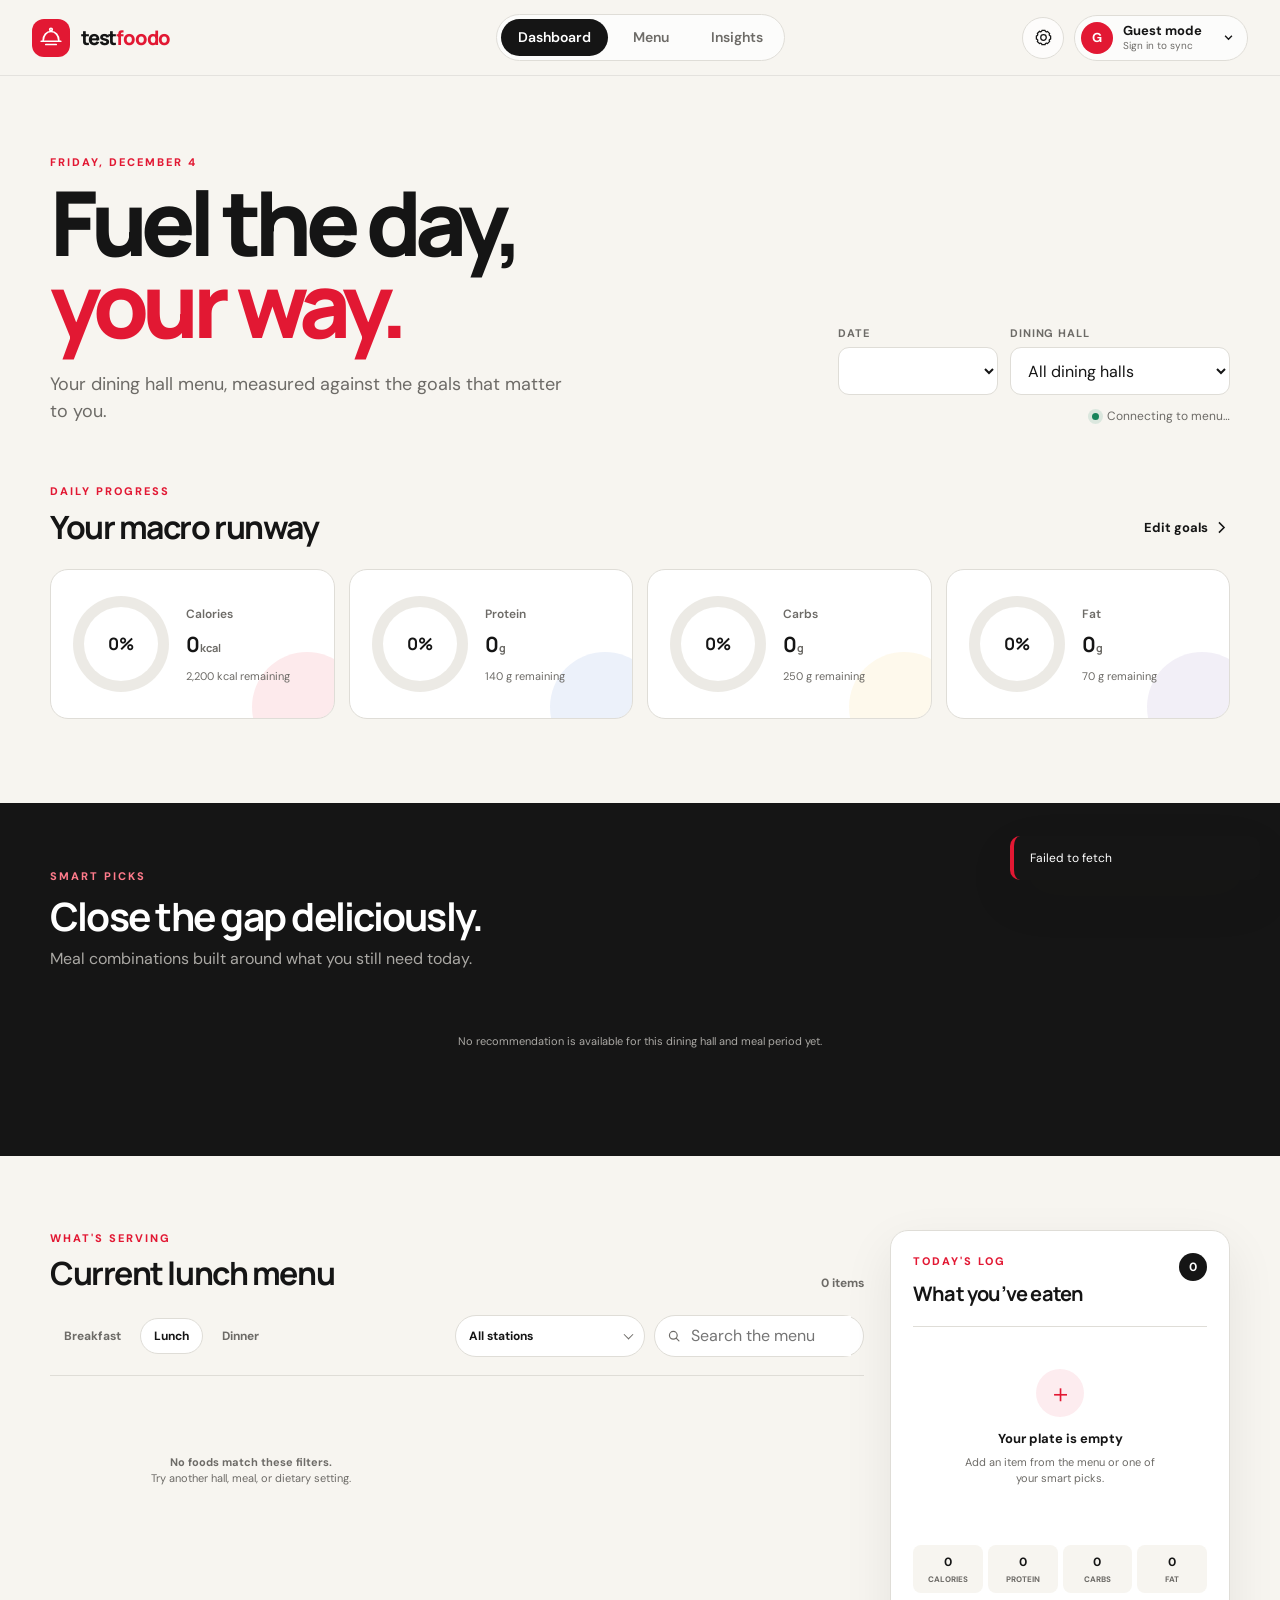
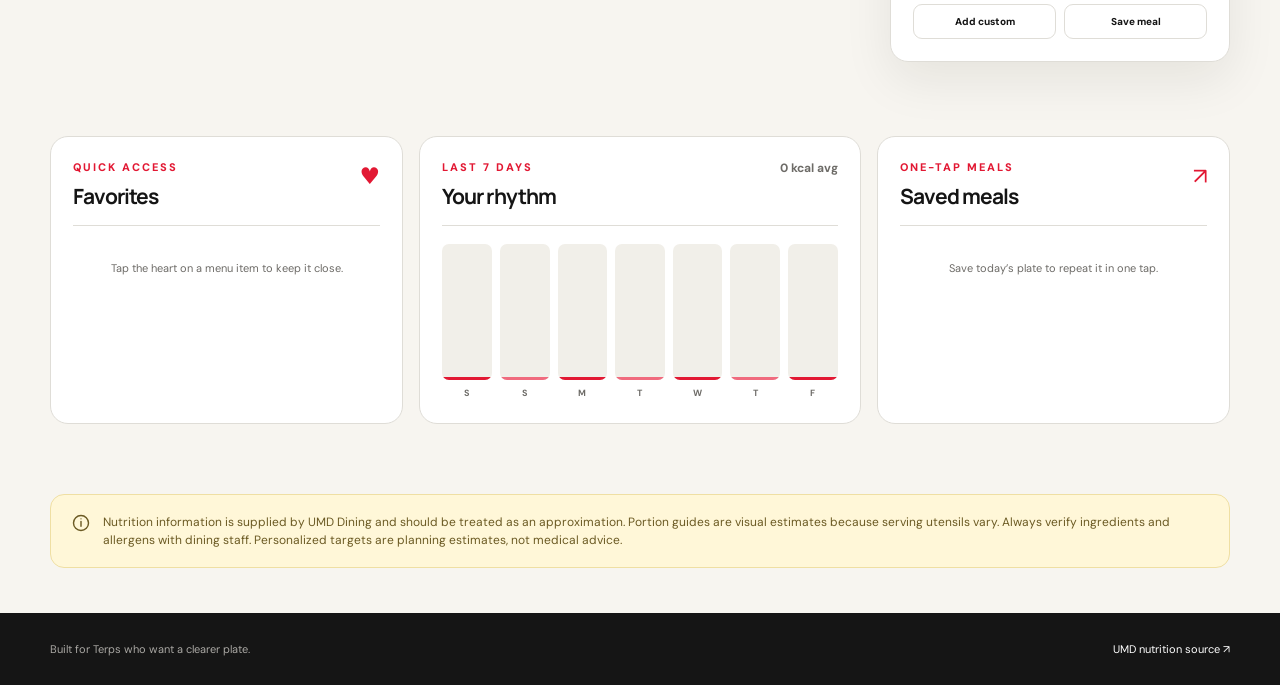
<file: frontend/index.html>
<!doctype html>
<html lang="en">
  <head>
    <meta charset="UTF-8" />
    <meta name="viewport" content="width=device-width, initial-scale=1.0" />
    <meta name="theme-color" content="#111111" />
    <meta
      name="description"
      content="Track your dining hall macros and find meals that fit your goals at UMD."
    />
    <title>Testfoodo · UMD dining, made personal</title>
    <link rel="icon" href="favicon.svg" type="image/svg+xml" />
    <link rel="manifest" href="manifest.webmanifest" />
    <link rel="preconnect" href="https://fonts.googleapis.com" />
    <link rel="preconnect" href="https://fonts.gstatic.com" crossorigin />
    <link
      href="https://fonts.googleapis.com/css2?family=DM+Sans:wght@400;500;600;700&family=Manrope:wght@600;700;800&display=swap"
      rel="stylesheet"
    />
    <link rel="stylesheet" href="styles.css" />
  </head>
  <body>
    <a class="skip-link" href="#main-content">Skip to dashboard</a>

    <header class="topbar">
      <a class="brand" href="#dashboard" aria-label="Testfoodo home">
        <span class="brand-mark" aria-hidden="true">
          <svg viewBox="0 0 40 40" role="img">
            <path d="M8 24c0-8 5-14 12-14s12 6 12 14" />
            <path d="M5 25h30M12 30h16" />
            <circle cx="20" cy="7" r="2" />
          </svg>
        </span>
        <span>test<span>foodo</span></span>
      </a>

      <nav class="main-nav" aria-label="Primary navigation">
        <a class="nav-link active" href="#dashboard">Dashboard</a>
        <a class="nav-link" href="#menu">Menu</a>
        <a class="nav-link" href="#insights">Insights</a>
      </nav>

      <div class="topbar-actions">
        <button class="icon-button" id="settings-button" aria-label="Profile and dietary settings">
          <svg viewBox="0 0 24 24" aria-hidden="true">
            <path d="M12 15.5a3.5 3.5 0 1 0 0-7 3.5 3.5 0 0 0 0 7Z" />
            <path d="M19.4 15a1.7 1.7 0 0 0 .34 1.88l.06.06-2.82 2.82-.06-.06a1.7 1.7 0 0 0-1.88-.34 1.7 1.7 0 0 0-1.04 1.55V21h-4v-.09A1.7 1.7 0 0 0 8.96 19.4a1.7 1.7 0 0 0-1.88.34l-.06.06-2.82-2.82.06-.06A1.7 1.7 0 0 0 4.6 15a1.7 1.7 0 0 0-1.55-1.04H3v-4h.09A1.7 1.7 0 0 0 4.6 8.92a1.7 1.7 0 0 0-.34-1.88L4.2 6.98l2.82-2.82.06.06a1.7 1.7 0 0 0 1.88.34H9A1.7 1.7 0 0 0 10 3.05V3h4v.09a1.7 1.7 0 0 0 1.04 1.55 1.7 1.7 0 0 0 1.88-.34l.06-.06 2.82 2.82-.06.06A1.7 1.7 0 0 0 19.4 9v.04A1.7 1.7 0 0 0 20.95 10H21v4h-.09A1.7 1.7 0 0 0 19.4 15Z" />
          </svg>
        </button>
        <button class="profile-button" id="profile-button">
          <span class="avatar" id="profile-avatar">G</span>
          <span class="profile-copy">
            <strong id="profile-name">Guest mode</strong>
            <small id="profile-subtitle">Sign in to sync</small>
          </span>
          <svg viewBox="0 0 20 20" aria-hidden="true"><path d="m6 8 4 4 4-4" /></svg>
        </button>
      </div>
    </header>

    <main id="main-content">
      <section class="hero page-shell" id="dashboard">
        <div class="hero-copy">
          <p class="eyebrow" id="today-label">TODAY</p>
          <h1>Fuel the day,<br /><span>your way.</span></h1>
          <p class="hero-description">
            Your dining hall menu, measured against the goals that matter to you.
          </p>
        </div>

        <div class="hero-controls" aria-label="Dashboard date and location">
          <label class="control-field">
            <span>Date</span>
            <select id="date-filter" aria-label="Menu date"></select>
          </label>
          <label class="control-field">
            <span>Dining hall</span>
            <select id="hall-filter" aria-label="Dining hall">
              <option value="">All dining halls</option>
            </select>
          </label>
          <div class="freshness" id="freshness-status">
            <span class="live-dot"></span>
            <span>Connecting to menu…</span>
          </div>
        </div>
      </section>

      <section class="page-shell macro-section" aria-labelledby="macro-title">
        <div class="section-heading compact-heading">
          <div>
            <p class="eyebrow">DAILY PROGRESS</p>
            <h2 id="macro-title">Your macro runway</h2>
          </div>
          <button class="text-button" id="edit-goals-button">
            Edit goals
            <svg viewBox="0 0 20 20" aria-hidden="true"><path d="m7 4 6 6-6 6" /></svg>
          </button>
        </div>
        <div class="macro-grid" id="macro-grid" aria-live="polite"></div>
        <div class="nutrition-guidance" id="nutrition-guidance" aria-live="polite"></div>
      </section>

      <section class="recommendation-band" aria-labelledby="recommendation-title">
        <div class="page-shell">
          <div class="section-heading recommendation-heading">
            <div>
              <p class="eyebrow light">SMART PICKS</p>
              <h2 id="recommendation-title">Close the gap deliciously.</h2>
              <p>Meal combinations built around what you still need today.</p>
            </div>
          </div>
          <div class="recommendation-grid" id="recommendation-grid" aria-live="polite"></div>
        </div>
      </section>

      <section class="page-shell workspace-grid" id="menu">
        <div class="menu-panel">
          <div class="section-heading menu-heading">
            <div>
              <p class="eyebrow">WHAT'S SERVING</p>
              <h2 id="menu-date-title">Today’s menu</h2>
            </div>
            <span class="result-count" id="result-count">0 items</span>
          </div>

          <div class="filter-bar">
            <div class="meal-tabs" id="meal-tabs" role="group" aria-label="Meal period">
              <button class="meal-tab" data-meal="Breakfast">Breakfast</button>
              <button class="meal-tab active" data-meal="Lunch">Lunch</button>
              <button class="meal-tab" data-meal="Dinner">Dinner</button>
            </div>
            <div class="menu-filter-tools">
              <label class="station-field">
                <span class="sr-only">Dining station</span>
                <select id="station-filter" aria-label="Dining station">
                  <option value="">All stations</option>
                </select>
              </label>
              <label class="search-field">
                <svg viewBox="0 0 20 20" aria-hidden="true">
                  <circle cx="9" cy="9" r="5.5" /><path d="m13 13 4 4" />
                </svg>
                <span class="sr-only">Search foods</span>
                <input id="food-search" type="search" placeholder="Search the menu" />
              </label>
            </div>
          </div>

          <div class="active-filter-row" id="active-filters"></div>
          <div class="food-grid" id="food-grid" aria-live="polite"></div>
          <button class="load-more hidden" id="load-more-button">Show more foods</button>
        </div>

        <aside class="log-panel" aria-labelledby="log-title">
          <div class="log-panel-header">
            <div>
              <p class="eyebrow">TODAY'S LOG</p>
              <h2 id="log-title">What you’ve eaten</h2>
            </div>
            <span class="log-count" id="log-count">0</span>
          </div>
          <div class="log-list" id="log-list"></div>
          <div class="log-empty" id="log-empty">
            <span aria-hidden="true">＋</span>
            <strong>Your plate is empty</strong>
            <p>Add an item from the menu or one of your smart picks.</p>
          </div>
          <div class="log-totals" id="log-totals"></div>
          <div class="log-actions">
            <button class="secondary-button" id="custom-food-button">Add custom</button>
            <button class="secondary-button" id="save-meal-button">Save meal</button>
          </div>
        </aside>
      </section>

      <section class="page-shell collection-grid" id="insights">
        <article class="collection-card">
          <div class="section-heading mini-heading">
            <div>
              <p class="eyebrow">QUICK ACCESS</p>
              <h2>Favorites</h2>
            </div>
            <span aria-hidden="true">♥</span>
          </div>
          <div id="favorites-list" class="compact-list"></div>
        </article>

        <article class="collection-card history-card">
          <div class="section-heading mini-heading">
            <div>
              <p class="eyebrow">LAST 7 DAYS</p>
              <h2>Your rhythm</h2>
            </div>
            <span class="average-label" id="weekly-average">— kcal avg</span>
          </div>
          <div class="history-chart" id="history-chart" aria-label="Seven-day calorie history"></div>
        </article>

        <article class="collection-card">
          <div class="section-heading mini-heading">
            <div>
              <p class="eyebrow">ONE-TAP MEALS</p>
              <h2>Saved meals</h2>
            </div>
            <span aria-hidden="true">↗</span>
          </div>
          <div id="saved-meals-list" class="compact-list"></div>
        </article>
      </section>

      <section class="notice page-shell" aria-label="Nutrition notice">
        <svg viewBox="0 0 24 24" aria-hidden="true">
          <circle cx="12" cy="12" r="9" /><path d="M12 10v6M12 7h.01" />
        </svg>
        <p>
          Nutrition information is supplied by UMD Dining and should be treated as an
          approximation. Portion guides are visual estimates because serving utensils vary.
          Always verify ingredients and allergens with dining staff. Personalized targets are
          planning estimates, not medical advice.
        </p>
      </section>
    </main>

    <footer class="footer">
      <div class="page-shell">
        <span>Built for Terps who want a clearer plate.</span>
        <a href="https://nutrition.umd.edu/" target="_blank" rel="noreferrer">UMD nutrition source ↗</a>
      </div>
    </footer>

    <dialog class="modal" id="auth-modal">
      <form method="dialog" class="modal-card" id="auth-form">
        <button class="modal-close" type="button" data-close-dialog aria-label="Close">×</button>
        <span class="modal-icon">T</span>
        <p class="eyebrow">WELCOME TO TESTFOODO</p>
        <h2 id="auth-title">Sync your progress</h2>
        <p class="modal-intro">Keep goals, logs, favorites, and saved meals on every device.</p>
        <label class="form-field name-field hidden" id="name-field">
          <span>Display name</span>
          <input id="auth-name" autocomplete="name" maxlength="100" />
        </label>
        <label class="form-field">
          <span>Email</span>
          <input id="auth-email" type="email" autocomplete="email" required />
        </label>
        <label class="form-field">
          <span>Password</span>
          <input id="auth-password" type="password" autocomplete="current-password" required />
          <small id="password-hint">Use your account password.</small>
        </label>
        <p class="form-error" id="auth-error" role="alert"></p>
        <button class="primary-button wide" id="auth-submit" value="default">Sign in</button>
        <button class="switch-auth" type="button" id="switch-auth">New here? Create an account</button>
      </form>
    </dialog>

    <dialog class="modal" id="goals-modal">
      <form method="dialog" class="modal-card" id="goals-form">
        <button class="modal-close" type="button" data-close-dialog aria-label="Close">×</button>
        <p class="eyebrow">DAILY TARGETS</p>
        <h2>Set your macro goals</h2>
        <div class="goal-fields">
          <label class="form-field"><span>Calories</span><input id="goal-calories" type="number" min="1" max="10000" required /></label>
          <label class="form-field"><span>Protein (g)</span><input id="goal-protein" type="number" min="1" max="1000" required /></label>
          <label class="form-field"><span>Carbs (g)</span><input id="goal-carbs" type="number" min="1" max="1500" required /></label>
          <label class="form-field"><span>Fat (g)</span><input id="goal-fat" type="number" min="1" max="500" required /></label>
        </div>
        <label class="check-row"><input id="save-default-goals" type="checkbox" checked /> Use these as my default targets</label>
        <button class="primary-button wide" value="default">Save goals</button>
      </form>
    </dialog>

    <dialog class="modal" id="settings-modal">
      <form method="dialog" class="modal-card wide-modal" id="settings-form">
        <button class="modal-close" type="button" data-close-dialog aria-label="Close">×</button>
        <p class="eyebrow">PERSONALIZE YOUR PICKS</p>
        <h2>Your profile & preferences</h2>
        <p class="modal-intro">These details help estimate daily targets. They stay on this device in guest mode and sync only when you sign in.</p>
        <fieldset class="choice-group profile-group">
          <legend>About you</legend>
          <div class="profile-fields">
            <label class="form-field"><span>Age</span><input id="profile-age" type="number" min="13" max="100" inputmode="numeric" /></label>
            <label class="form-field"><span>Gender</span><select id="profile-gender"><option value="">Select</option><option value="woman">Woman</option><option value="man">Man</option><option value="nonbinary">Nonbinary</option><option value="prefer_not_to_say">Prefer not to say</option></select></label>
            <label class="form-field"><span>Height (ft)</span><input id="profile-height-ft" type="number" min="3" max="8" inputmode="numeric" /></label>
            <label class="form-field"><span>Height (in)</span><input id="profile-height-in" type="number" min="0" max="11" inputmode="numeric" /></label>
            <label class="form-field"><span>Weight (lb)</span><input id="profile-weight" type="number" min="66" max="772" step="0.1" inputmode="decimal" /></label>
            <label class="form-field"><span>Activity</span><select id="profile-activity"><option value="sedentary">Mostly seated</option><option value="light">Lightly active</option><option value="moderate" selected>Moderately active</option><option value="very_active">Very active</option></select></label>
            <label class="form-field"><span>Goal</span><select id="profile-goal"><option value="lose">Gradual fat loss</option><option value="maintain" selected>Maintain weight</option><option value="gain">Gradual muscle/weight gain</option></select></label>
          </div>
          <label class="check-row"><input id="profile-use-targets" type="checkbox" checked /> Automatically use profile-based daily targets</label>
          <div class="target-preview" id="target-preview">Complete age, height, and weight to preview your estimated targets.</div>
        </fieldset>
        <fieldset class="choice-group">
          <legend>Dietary pattern</legend>
          <label class="choice-chip"><input type="checkbox" name="dietary" value="vegan" /> Vegan</label>
          <label class="choice-chip"><input type="checkbox" name="dietary" value="vegetarian" /> Vegetarian</label>
          <label class="choice-chip"><input type="checkbox" name="dietary" value="halal" /> Halal-friendly</label>
        </fieldset>
        <fieldset class="choice-group">
          <legend>Exclude foods labeled with</legend>
          <div class="choice-grid" id="exclusion-choices"></div>
        </fieldset>
        <button class="primary-button wide" value="default">Save profile & filters</button>
      </form>
    </dialog>

    <dialog class="modal" id="custom-food-modal">
      <form method="dialog" class="modal-card" id="custom-food-form">
        <button class="modal-close" type="button" data-close-dialog aria-label="Close">×</button>
        <p class="eyebrow">MANUAL ENTRY</p>
        <h2>Add a custom food</h2>
        <label class="form-field"><span>Name</span><input id="custom-name" maxlength="250" required /></label>
        <div class="goal-fields">
          <label class="form-field"><span>Calories</span><input id="custom-calories" type="number" min="0" required /></label>
          <label class="form-field"><span>Protein (g)</span><input id="custom-protein" type="number" min="0" step="0.1" required /></label>
          <label class="form-field"><span>Carbs (g)</span><input id="custom-carbs" type="number" min="0" step="0.1" required /></label>
          <label class="form-field"><span>Fat (g)</span><input id="custom-fat" type="number" min="0" step="0.1" required /></label>
        </div>
        <button class="primary-button wide" value="default">Add to today</button>
      </form>
    </dialog>

    <dialog class="modal" id="save-meal-modal">
      <form method="dialog" class="modal-card" id="save-meal-form">
        <button class="modal-close" type="button" data-close-dialog aria-label="Close">×</button>
        <p class="eyebrow">ONE-TAP MEAL</p>
        <h2>Save today’s plate</h2>
        <p class="modal-intro">Give this meal a name so you can log it again later.</p>
        <label class="form-field"><span>Meal name</span><input id="save-meal-name" maxlength="120" required /></label>
        <button class="primary-button wide" value="default">Save meal</button>
      </form>
    </dialog>

    <div class="toast-region" id="toast-region" aria-live="polite"></div>

    <script src="config.js"></script>
    <script src="app.js" defer></script>
  </body>
</html>
</file>
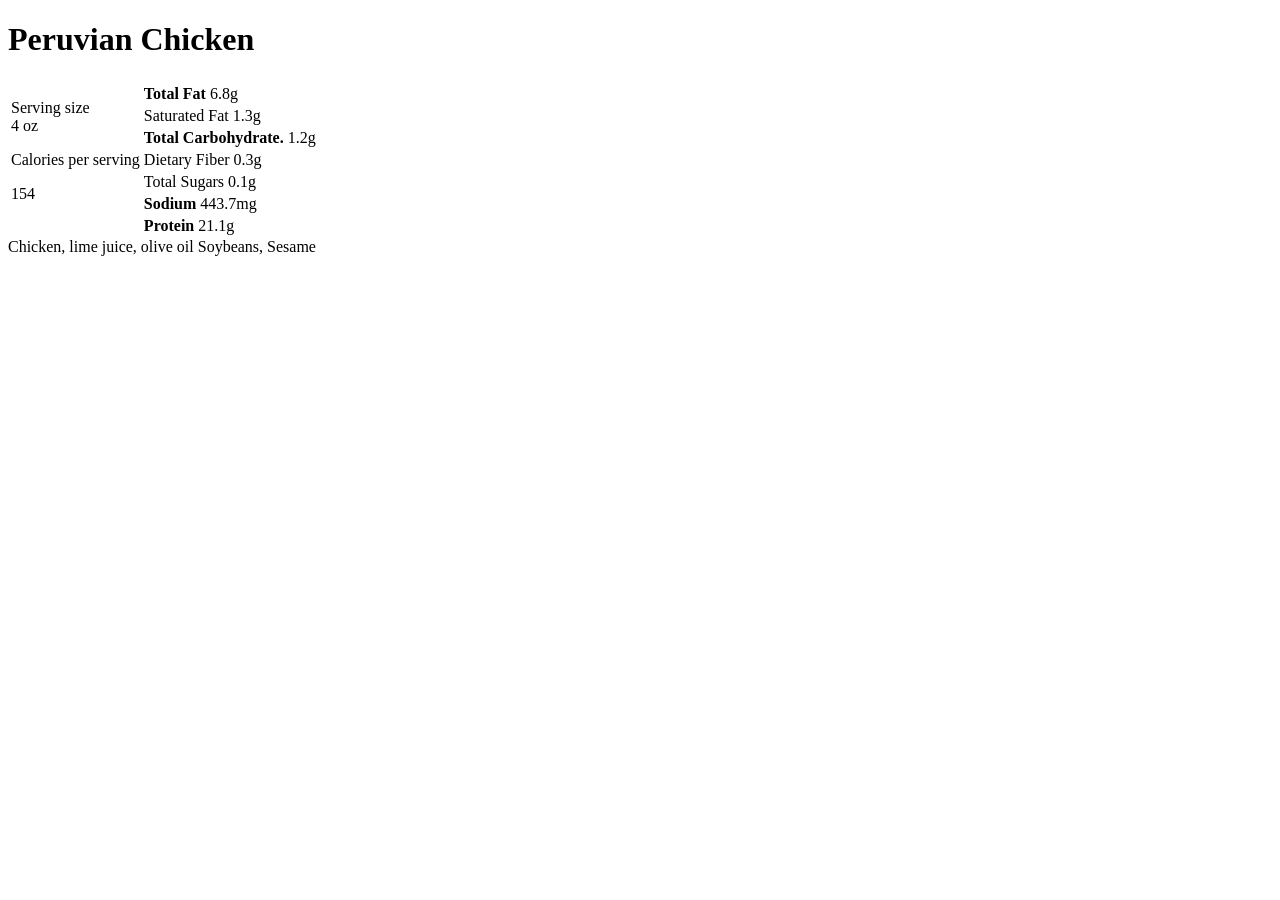
<file: backend/tests/fixtures/label.html>
<!doctype html>
<html>
  <body>
    <h1>Peruvian Chicken</h1>
    <table class="facts_table">
      <tr>
        <td rowspan="10">
          <div class="nutfactsservsize">Serving size</div>
          <div class="nutfactsservsize">4 oz</div>
          <p>Calories per serving</p><p>154</p>
        </td>
      </tr>
      <tr><td><span class="nutfactstopnutrient"><b>Total Fat </b>6.8g</span></td></tr>
      <tr><td><span class="nutfactstopnutrient">Saturated Fat 1.3g</span></td></tr>
      <tr><td><span class="nutfactstopnutrient"><b>Total Carbohydrate. </b>1.2g</span></td></tr>
      <tr><td><span class="nutfactstopnutrient">Dietary Fiber 0.3g</span></td></tr>
      <tr><td><span class="nutfactstopnutrient">Total Sugars 0.1g</span></td></tr>
      <tr><td><span class="nutfactstopnutrient"><b>Sodium </b>443.7mg</span></td></tr>
      <tr><td><span class="nutfactstopnutrient"><b>Protein </b>21.1g</span></td></tr>
    </table>
    <span class="labelingredientsvalue">Chicken, lime juice, olive oil</span>
    <span class="labelallergensvalue">Soybeans, Sesame</span>
  </body>
</html>
</file>
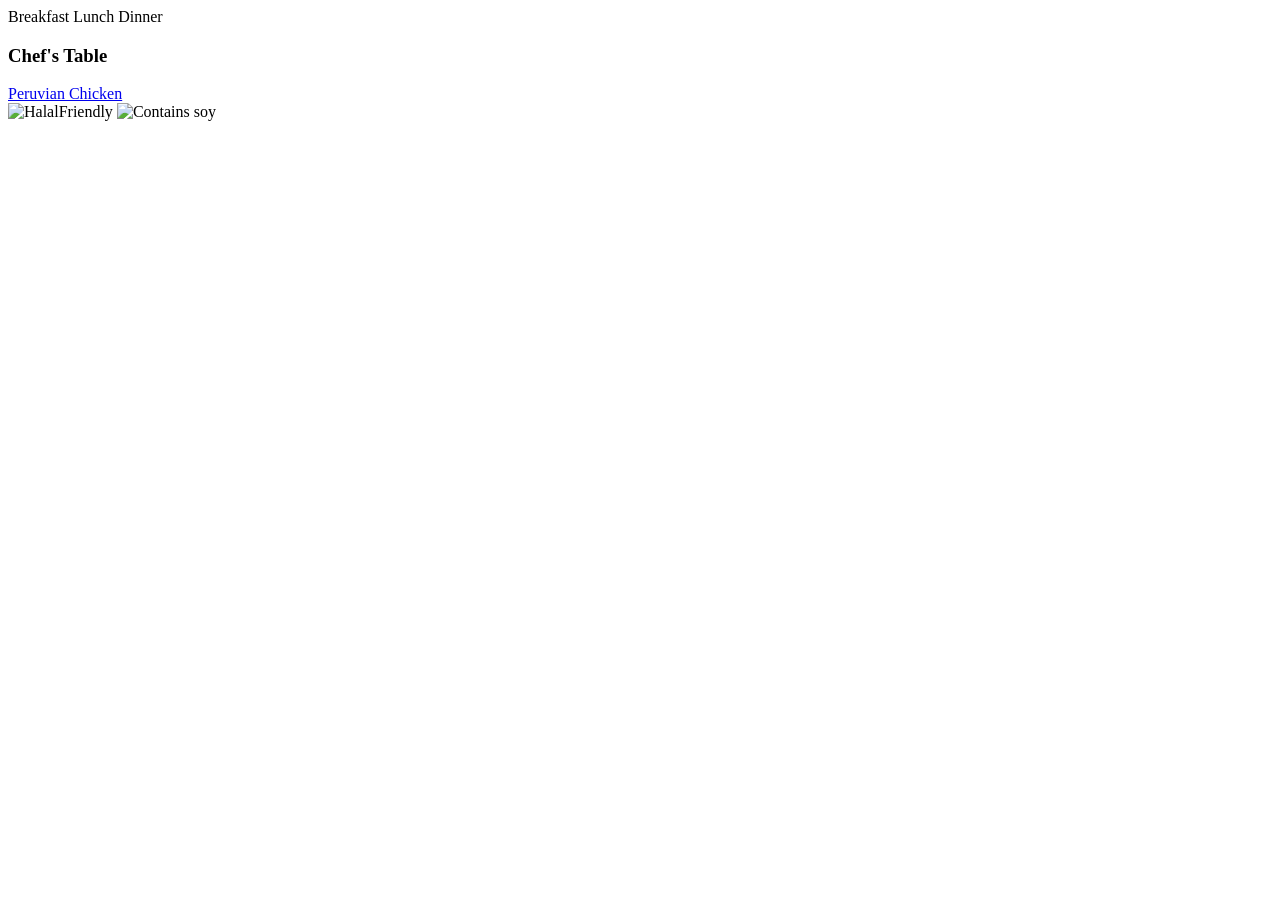
<file: backend/tests/fixtures/menu.html>
<!doctype html>
<html>
  <body>
    <a id="tab-1" role="tab" aria-controls="pane-1">Breakfast</a>
    <a id="tab-2" role="tab" aria-controls="pane-2">Lunch</a>
    <a id="tab-3" role="tab" aria-controls="pane-3">Dinner</a>
    <div id="pane-2" role="tabpanel">
      <div class="card">
        <div class="card-body">
          <h3 class="card-title">Chef's Table</h3>
          <div class="row menu-item-row">
            <div><a class="menu-item-name" href="label.aspx?RecNumAndPort=080521*4">Peruvian Chicken</a></div>
            <div>
              <img class="nutri-icon" alt="HalalFriendly" />
              <img class="nutri-icon" alt="Contains soy" />
            </div>
          </div>
        </div>
      </div>
    </div>
  </body>
</html>
</file>
<file: frontend/styles.css>
:root {
  --ink: #151515;
  --muted: #6d6b67;
  --paper: #f7f5f0;
  --card: #ffffff;
  --line: #dfddd7;
  --red: #e21833;
  --red-dark: #b90f27;
  --gold: #f1b82d;
  --green: #17845b;
  --blue: #2b68c9;
  --purple: #7154a5;
  --radius: 18px;
  --shadow: 0 18px 50px rgba(28, 23, 16, 0.08);
}

* {
  box-sizing: border-box;
}

html {
  scroll-behavior: smooth;
}

body {
  margin: 0;
  color: var(--ink);
  background: var(--paper);
  font-family: "DM Sans", system-ui, -apple-system, BlinkMacSystemFont, "Segoe UI", sans-serif;
  font-size: 16px;
  line-height: 1.5;
}

button,
input,
select {
  font: inherit;
}

button,
a {
  -webkit-tap-highlight-color: transparent;
}

button {
  color: inherit;
}

a {
  color: inherit;
  text-decoration: none;
}

svg {
  display: block;
}

.hidden {
  display: none !important;
}

.sr-only {
  position: absolute;
  width: 1px;
  height: 1px;
  padding: 0;
  margin: -1px;
  overflow: hidden;
  clip: rect(0, 0, 0, 0);
  white-space: nowrap;
  border: 0;
}

.skip-link {
  position: fixed;
  left: 16px;
  top: -80px;
  z-index: 1000;
  padding: 12px 18px;
  background: var(--ink);
  color: white;
  border-radius: 10px;
  transition: top 0.2s ease;
}

.skip-link:focus {
  top: 16px;
}

.page-shell {
  width: min(1180px, calc(100% - 48px));
  margin-inline: auto;
}

.topbar {
  position: sticky;
  top: 0;
  z-index: 100;
  display: grid;
  grid-template-columns: 1fr auto 1fr;
  align-items: center;
  min-height: 76px;
  padding: 0 32px;
  background: rgba(247, 245, 240, 0.92);
  border-bottom: 1px solid rgba(21, 21, 21, 0.08);
  backdrop-filter: blur(18px);
}

.brand {
  display: inline-flex;
  align-items: center;
  gap: 11px;
  width: max-content;
  font-family: "Manrope", sans-serif;
  font-size: 20px;
  font-weight: 800;
  letter-spacing: -0.06em;
}

.brand > span:last-child span {
  color: var(--red);
}

.brand-mark {
  display: grid;
  width: 38px;
  height: 38px;
  place-items: center;
  background: var(--red);
  border-radius: 12px;
}

.brand-mark svg {
  width: 26px;
  fill: none;
  stroke: white;
  stroke-linecap: round;
  stroke-width: 2.6;
}

.main-nav {
  display: flex;
  align-items: center;
  gap: 8px;
  padding: 4px;
  background: rgba(255, 255, 255, 0.7);
  border: 1px solid var(--line);
  border-radius: 999px;
}

.nav-link {
  padding: 8px 17px;
  color: var(--muted);
  font-size: 14px;
  font-weight: 600;
  border-radius: 999px;
  transition: 0.2s ease;
}

.nav-link:hover,
.nav-link.active {
  color: white;
  background: var(--ink);
}

.topbar-actions {
  display: flex;
  justify-self: end;
  align-items: center;
  gap: 10px;
}

.icon-button,
.profile-button {
  border: 1px solid var(--line);
  background: rgba(255, 255, 255, 0.72);
  cursor: pointer;
}

.icon-button {
  display: grid;
  width: 42px;
  height: 42px;
  place-items: center;
  border-radius: 50%;
}

.icon-button svg {
  width: 19px;
  fill: none;
  stroke: currentColor;
  stroke-linecap: round;
  stroke-linejoin: round;
  stroke-width: 1.6;
}

.profile-button {
  display: flex;
  align-items: center;
  gap: 10px;
  min-width: 174px;
  padding: 6px 10px 6px 6px;
  text-align: left;
  border-radius: 999px;
}

.profile-button > svg {
  width: 17px;
  margin-left: auto;
  fill: none;
  stroke: currentColor;
  stroke-width: 1.6;
}

.avatar {
  display: grid;
  width: 32px;
  height: 32px;
  place-items: center;
  color: white;
  background: var(--red);
  border-radius: 50%;
  font-size: 13px;
  font-weight: 700;
}

.profile-copy {
  display: grid;
  line-height: 1.2;
}

.profile-copy strong {
  max-width: 100px;
  overflow: hidden;
  font-size: 13px;
  text-overflow: ellipsis;
  white-space: nowrap;
}

.profile-copy small {
  margin-top: 2px;
  color: var(--muted);
  font-size: 10px;
}

.hero {
  display: grid;
  grid-template-columns: 1fr auto;
  align-items: end;
  gap: 40px;
  padding-block: 78px 58px;
}

.eyebrow {
  margin: 0 0 10px;
  color: var(--red);
  font-size: 11px;
  font-weight: 800;
  letter-spacing: 0.18em;
}

.eyebrow.light {
  color: #ff7b8b;
}

.hero h1 {
  margin: 0;
  max-width: 720px;
  font-family: "Manrope", sans-serif;
  font-size: clamp(54px, 7vw, 92px);
  font-weight: 800;
  letter-spacing: -0.07em;
  line-height: 0.92;
}

.hero h1 span {
  color: var(--red);
}

.hero-description {
  max-width: 520px;
  margin: 26px 0 0;
  color: var(--muted);
  font-size: 18px;
}

.hero-controls {
  display: grid;
  grid-template-columns: 160px 220px;
  gap: 12px;
  min-width: 390px;
}

.control-field,
.form-field {
  display: grid;
  gap: 6px;
}

.control-field span,
.form-field span {
  color: var(--muted);
  font-size: 11px;
  font-weight: 700;
  letter-spacing: 0.08em;
  text-transform: uppercase;
}

.control-field input,
.control-field select,
.form-field input,
.form-field select {
  width: 100%;
  min-height: 48px;
  padding: 0 13px;
  color: var(--ink);
  background: white;
  border: 1px solid var(--line);
  border-radius: 11px;
  outline: none;
}

.control-field input:focus,
.control-field select:focus,
.form-field input:focus {
  border-color: var(--red);
  box-shadow: 0 0 0 3px rgba(226, 24, 51, 0.1);
}

.freshness {
  grid-column: 1 / -1;
  display: flex;
  align-items: center;
  gap: 8px;
  justify-content: flex-end;
  color: var(--muted);
  font-size: 12px;
}

.live-dot {
  width: 7px;
  height: 7px;
  background: var(--green);
  border-radius: 50%;
  box-shadow: 0 0 0 4px rgba(23, 132, 91, 0.12);
}

.section-heading {
  display: flex;
  align-items: flex-end;
  justify-content: space-between;
  gap: 24px;
}

.section-heading h2 {
  margin: 0;
  font-family: "Manrope", sans-serif;
  font-size: 32px;
  letter-spacing: -0.045em;
  line-height: 1.1;
}

.compact-heading {
  margin-bottom: 24px;
}

.text-button,
.light-button,
.secondary-button,
.load-more,
.switch-auth {
  border: 0;
  background: none;
  cursor: pointer;
}

.text-button {
  display: flex;
  align-items: center;
  gap: 5px;
  padding: 8px 0;
  font-size: 13px;
  font-weight: 700;
}

.text-button svg {
  width: 17px;
  fill: none;
  stroke: currentColor;
  stroke-width: 1.8;
}

.macro-section {
  padding-bottom: 70px;
}

.macro-grid {
  display: grid;
  grid-template-columns: repeat(4, 1fr);
  gap: 14px;
}

.macro-card {
  position: relative;
  display: grid;
  grid-template-columns: 96px 1fr;
  align-items: center;
  gap: 17px;
  min-height: 150px;
  padding: 22px;
  overflow: hidden;
  background: var(--card);
  border: 1px solid var(--line);
  border-radius: var(--radius);
}

.macro-card::after {
  position: absolute;
  right: -28px;
  bottom: -44px;
  width: 110px;
  height: 110px;
  content: "";
  background: color-mix(in srgb, var(--macro-color) 9%, transparent);
  border-radius: 50%;
}

.live-dot.pulse {
  animation: live-pulse 1.4s ease-in-out infinite;
}

@keyframes live-pulse {
  50% { opacity: 0.35; transform: scale(0.75); }
}

.macro-card.over-target {
  border-color: color-mix(in srgb, var(--macro-color) 55%, var(--line));
  box-shadow: inset 0 3px 0 var(--macro-color);
}

.macro-card.over-target .macro-copy > small {
  color: #a10f24;
  font-weight: 700;
}

.macro-ring {
  display: grid;
  width: 96px;
  height: 96px;
  place-items: center;
  background: conic-gradient(var(--macro-color) calc(var(--progress) * 1%), #eceae5 0);
  border-radius: 50%;
}

.macro-ring::before {
  position: absolute;
  width: 74px;
  height: 74px;
  content: "";
  background: white;
  border-radius: 50%;
}

.macro-ring strong {
  position: relative;
  z-index: 1;
  font-family: "Manrope", sans-serif;
  font-size: 17px;
}

.macro-copy {
  position: relative;
  z-index: 1;
}

.macro-copy > span {
  color: var(--muted);
  font-size: 12px;
  font-weight: 600;
}

.macro-copy h3 {
  margin: 4px 0 2px;
  font-family: "Manrope", sans-serif;
  font-size: 21px;
}

.macro-copy small {
  color: var(--muted);
  font-size: 11px;
}

.nutrition-guidance {
  display: grid;
  grid-template-columns: repeat(2, minmax(0, 1fr));
  gap: 10px;
  margin-top: 14px;
}

.guidance-card {
  padding: 14px 16px;
  color: #5f3e07;
  background: #fff8df;
  border: 1px solid #f0d580;
  border-radius: 12px;
  font-size: 12px;
  line-height: 1.5;
}

.guidance-card strong {
  display: block;
  margin-bottom: 2px;
  color: #3d2a08;
}

.recommendation-band {
  padding: 65px 0 72px;
  color: white;
  background: var(--ink);
}

.recommendation-heading {
  margin-bottom: 28px;
}

.recommendation-heading h2 {
  font-size: 39px;
}

.recommendation-heading p:last-child {
  margin: 10px 0 0;
  color: #aaa8a4;
}

.light-button {
  display: flex;
  flex: none;
  align-items: center;
  gap: 8px;
  padding: 10px 15px;
  color: white;
  border: 1px solid #444;
  border-radius: 999px;
}

.light-button svg {
  width: 17px;
  fill: none;
  stroke: currentColor;
  stroke-linecap: round;
  stroke-width: 1.7;
}

.recommendation-grid {
  display: grid;
  grid-template-columns: repeat(3, 1fr);
  gap: 14px;
}

.recommendation-card {
  display: flex;
  min-height: 310px;
  flex-direction: column;
  padding: 23px;
  background: #202020;
  border: 1px solid #393939;
  border-radius: var(--radius);
  transition: transform 0.2s ease, border-color 0.2s ease;
}

.recommendation-card:first-child {
  background: linear-gradient(145deg, #2b1217, #211b1c 65%);
  border-color: #6a2c35;
}

.recommendation-card:hover {
  transform: translateY(-3px);
  border-color: #686868;
}

.recommendation-topline {
  display: flex;
  justify-content: space-between;
  gap: 10px;
}

.recommendation-badge {
  padding: 5px 9px;
  color: #ff9ba8;
  background: rgba(226, 24, 51, 0.14);
  border-radius: 999px;
  font-size: 10px;
  font-weight: 800;
  letter-spacing: 0.1em;
  text-transform: uppercase;
}

.recommendation-card h3 {
  margin: 18px 0 4px;
  font-family: "Manrope", sans-serif;
  font-size: 23px;
  letter-spacing: -0.04em;
}

.recommendation-card > p {
  margin: 0 0 17px;
  color: #aaa8a4;
  font-size: 12px;
}

.recommendation-foods {
  display: grid;
  gap: 8px;
  margin-bottom: 20px;
}

.recommendation-food {
  display: flex;
  justify-content: space-between;
  gap: 12px;
  padding-bottom: 8px;
  border-bottom: 1px solid #343434;
  font-size: 13px;
}

.portion-guide {
  display: block;
  margin-top: 4px;
  color: var(--muted);
  font-size: 10px;
  line-height: 1.35;
}

.recommendation-food .portion-guide {
  color: #aaa8a4;
}

.recommendation-food span:last-child {
  color: #aaa8a4;
  white-space: nowrap;
}

.recommendation-footer {
  display: flex;
  align-items: center;
  justify-content: space-between;
  gap: 15px;
  margin-top: auto;
}

.recommendation-macros {
  color: #c3c1bd;
  font-size: 11px;
}

.add-plan-button,
.add-food-button,
.primary-button {
  border: 0;
  color: white;
  background: var(--red);
  cursor: pointer;
  transition: background 0.2s ease, transform 0.2s ease;
}

.add-plan-button:hover,
.add-food-button:hover,
.primary-button:hover {
  background: var(--red-dark);
}

.add-plan-button {
  flex: none;
  padding: 9px 12px;
  border-radius: 9px;
  font-size: 11px;
  font-weight: 800;
}

.workspace-grid {
  display: grid;
  grid-template-columns: minmax(0, 1fr) 340px;
  gap: 26px;
  padding-block: 74px;
}

.menu-heading {
  margin-bottom: 23px;
}

.result-count,
.log-count,
.average-label {
  color: var(--muted);
  font-size: 12px;
  font-weight: 700;
}

.filter-bar {
  display: flex;
  align-items: center;
  justify-content: space-between;
  gap: 16px;
  padding-bottom: 18px;
  border-bottom: 1px solid var(--line);
}

.meal-tabs {
  display: flex;
  gap: 5px;
}

.meal-tab {
  padding: 8px 13px;
  color: var(--muted);
  background: none;
  border: 1px solid transparent;
  border-radius: 999px;
  cursor: pointer;
  font-size: 12px;
  font-weight: 700;
}

.meal-tab.active {
  color: var(--ink);
  background: white;
  border-color: var(--line);
}

.menu-filter-tools {
  display: flex;
  align-items: center;
  gap: 9px;
}

.station-field {
  position: relative;
}

.station-field::after {
  position: absolute;
  top: 50%;
  right: 13px;
  width: 6px;
  height: 6px;
  border-right: 1.5px solid var(--muted);
  border-bottom: 1.5px solid var(--muted);
  content: "";
  pointer-events: none;
  transform: translateY(-70%) rotate(45deg);
}

.station-field select {
  width: 190px;
  min-height: 42px;
  padding: 0 34px 0 13px;
  color: var(--ink);
  background: white;
  border: 1px solid var(--line);
  border-radius: 999px;
  outline: 0;
  cursor: pointer;
  font: inherit;
  font-size: 12px;
  font-weight: 700;
  appearance: none;
}

.station-field select:focus {
  border-color: var(--green);
  box-shadow: 0 0 0 3px rgba(23, 132, 91, 0.1);
}

.search-field {
  display: flex;
  align-items: center;
  gap: 8px;
  width: 210px;
  padding: 0 12px;
  background: white;
  border: 1px solid var(--line);
  border-radius: 999px;
}

.search-field svg {
  width: 16px;
  fill: none;
  stroke: var(--muted);
  stroke-linecap: round;
  stroke-width: 1.7;
}

.search-field input {
  width: 100%;
  min-height: 40px;
  border: 0;
  outline: 0;
}

.active-filter-row {
  display: flex;
  flex-wrap: wrap;
  gap: 7px;
  min-height: 18px;
  margin: 13px 0;
}

.filter-chip {
  padding: 4px 9px;
  color: var(--green);
  background: rgba(23, 132, 91, 0.08);
  border-radius: 999px;
  font-size: 10px;
  font-weight: 700;
  text-transform: capitalize;
}

.food-grid {
  display: grid;
  grid-template-columns: repeat(2, minmax(0, 1fr));
  gap: 12px;
}

.food-card {
  position: relative;
  display: flex;
  min-height: 178px;
  flex-direction: column;
  padding: 18px;
  background: white;
  border: 1px solid var(--line);
  border-radius: 15px;
  transition: border-color 0.2s ease, box-shadow 0.2s ease;
}

.food-card:hover {
  border-color: #b7b3aa;
  box-shadow: var(--shadow);
}

.food-card-top {
  display: flex;
  align-items: flex-start;
  justify-content: space-between;
  gap: 12px;
}

.food-station {
  color: var(--muted);
  font-size: 10px;
  font-weight: 800;
  letter-spacing: 0.08em;
  text-transform: uppercase;
}

.favorite-button {
  display: grid;
  width: 30px;
  height: 30px;
  place-items: center;
  color: #aaa7a1;
  background: none;
  border: 0;
  cursor: pointer;
  font-size: 19px;
}

.favorite-button.active {
  color: var(--red);
}

.food-card h3 {
  margin: 4px 0 2px;
  font-family: "Manrope", sans-serif;
  font-size: 16px;
  letter-spacing: -0.025em;
}

.serving-copy {
  color: var(--muted);
  font-size: 11px;
}

.dietary-icons {
  display: flex;
  flex-wrap: wrap;
  gap: 5px;
  margin: 10px 0;
}

.dietary-label {
  padding: 3px 7px;
  color: var(--green);
  background: rgba(23, 132, 91, 0.08);
  border-radius: 999px;
  font-size: 9px;
  font-weight: 800;
  text-transform: capitalize;
}

.allergen-label {
  color: #7d6a27;
  background: rgba(241, 184, 45, 0.16);
}

.food-card-footer {
  display: flex;
  align-items: flex-end;
  justify-content: space-between;
  gap: 12px;
  margin-top: auto;
}

.food-macros {
  display: flex;
  gap: 8px;
  color: var(--muted);
  font-size: 10px;
}

.food-macros strong {
  display: block;
  color: var(--ink);
  font-size: 12px;
}

.add-food-button {
  width: 34px;
  height: 34px;
  border-radius: 10px;
  font-size: 20px;
  line-height: 1;
}

.load-more {
  width: 100%;
  margin-top: 14px;
  padding: 12px;
  border: 1px solid var(--line);
  border-radius: 12px;
  font-weight: 700;
}

.log-panel {
  position: sticky;
  top: 98px;
  align-self: start;
  padding: 22px;
  background: white;
  border: 1px solid var(--line);
  border-radius: var(--radius);
  box-shadow: var(--shadow);
}

.log-panel-header {
  display: flex;
  align-items: flex-start;
  justify-content: space-between;
  gap: 15px;
  padding-bottom: 17px;
  border-bottom: 1px solid var(--line);
}

.log-panel h2 {
  margin: 0;
  font-family: "Manrope", sans-serif;
  font-size: 20px;
  letter-spacing: -0.04em;
}

.log-count {
  display: grid;
  min-width: 28px;
  height: 28px;
  place-items: center;
  color: white;
  background: var(--ink);
  border-radius: 50%;
}

.log-list {
  display: grid;
  max-height: 390px;
  gap: 2px;
  overflow-y: auto;
}

.log-item {
  display: grid;
  grid-template-columns: 1fr auto;
  gap: 8px;
  padding: 13px 0;
  border-bottom: 1px solid #efede8;
}

.log-item strong {
  display: block;
  max-width: 190px;
  overflow: hidden;
  font-size: 12px;
  text-overflow: ellipsis;
  white-space: nowrap;
}

.log-item small {
  color: var(--muted);
  font-size: 10px;
}

.log-item-actions {
  display: flex;
  align-items: center;
  gap: 7px;
}

.serving-control {
  display: flex;
  align-items: center;
  gap: 5px;
  color: var(--muted);
  font-size: 10px;
}

.serving-control button,
.delete-log {
  display: grid;
  width: 23px;
  height: 23px;
  place-items: center;
  background: #f2f0eb;
  border: 0;
  border-radius: 7px;
  cursor: pointer;
}

.delete-log {
  color: var(--red);
  background: rgba(226, 24, 51, 0.07);
  font-size: 14px;
}

.log-empty {
  display: grid;
  justify-items: center;
  padding: 42px 20px;
  color: var(--muted);
  text-align: center;
}

.log-empty > span {
  display: grid;
  width: 48px;
  height: 48px;
  margin-bottom: 12px;
  place-items: center;
  color: var(--red);
  background: rgba(226, 24, 51, 0.08);
  border-radius: 50%;
  font-size: 25px;
}

.log-empty strong {
  color: var(--ink);
  font-size: 13px;
}

.log-empty p {
  max-width: 210px;
  margin: 5px 0 0;
  font-size: 11px;
}

.log-totals {
  display: grid;
  grid-template-columns: repeat(4, 1fr);
  gap: 5px;
  padding-top: 16px;
}

.log-total {
  padding: 8px 5px;
  text-align: center;
  background: var(--paper);
  border-radius: 8px;
}

.log-total strong,
.log-total span {
  display: block;
}

.log-total strong {
  font-size: 12px;
}

.log-total span {
  margin-top: 2px;
  color: var(--muted);
  font-size: 8px;
  font-weight: 800;
  text-transform: uppercase;
}

.log-actions {
  display: grid;
  grid-template-columns: 1fr 1fr;
  gap: 8px;
  margin-top: 11px;
}

.secondary-button {
  padding: 9px;
  border: 1px solid var(--line);
  border-radius: 9px;
  font-size: 10px;
  font-weight: 800;
}

.collection-grid {
  display: grid;
  grid-template-columns: 1fr 1.25fr 1fr;
  gap: 16px;
  padding-bottom: 70px;
}

.collection-card {
  min-height: 270px;
  padding: 22px;
  background: white;
  border: 1px solid var(--line);
  border-radius: var(--radius);
}

.mini-heading {
  align-items: flex-start;
  padding-bottom: 16px;
  border-bottom: 1px solid var(--line);
}

.mini-heading h2 {
  font-size: 21px;
}

.mini-heading > span:not(.average-label) {
  color: var(--red);
  font-size: 23px;
}

.compact-list {
  display: grid;
}

.compact-item {
  display: flex;
  align-items: center;
  justify-content: space-between;
  gap: 12px;
  padding: 13px 0;
  border-bottom: 1px solid #efede8;
}

.compact-item:last-child {
  border-bottom: 0;
}

.compact-item strong,
.compact-item small {
  display: block;
}

.compact-item strong {
  font-size: 12px;
}

.compact-item small {
  margin-top: 2px;
  color: var(--muted);
  font-size: 9px;
}

.available-pill {
  color: var(--green);
  font-size: 9px;
  font-weight: 800;
  white-space: nowrap;
}

.empty-collection {
  padding: 34px 10px;
  color: var(--muted);
  text-align: center;
  font-size: 11px;
}

.history-chart {
  display: grid;
  grid-template-columns: repeat(7, 1fr);
  align-items: end;
  height: 175px;
  gap: 8px;
  padding-top: 18px;
}

.history-day {
  display: grid;
  height: 100%;
  grid-template-rows: 1fr auto;
  align-items: end;
  justify-items: center;
  gap: 7px;
}

.history-bar-track {
  display: flex;
  width: 100%;
  height: 100%;
  align-items: flex-end;
  overflow: hidden;
  background: #f1efe9;
  border-radius: 7px;
}

.history-bar {
  width: 100%;
  min-height: 3px;
  background: var(--red);
  border-radius: 7px;
}

.history-day:nth-child(even) .history-bar {
  background: #f06b7e;
}

.history-day small {
  color: var(--muted);
  font-size: 9px;
  font-weight: 700;
}

.notice {
  display: flex;
  align-items: flex-start;
  gap: 12px;
  padding: 18px 20px;
  color: #6b5a23;
  background: #fff7d8;
  border: 1px solid #efdfa3;
  border-radius: 14px;
}

.notice svg {
  flex: none;
  width: 20px;
  fill: none;
  stroke: currentColor;
  stroke-linecap: round;
  stroke-width: 1.7;
}

.notice p {
  margin: 0;
  font-size: 12px;
}

.footer {
  margin-top: 45px;
  padding: 28px 0;
  color: #aaa8a4;
  background: var(--ink);
  font-size: 11px;
}

.footer .page-shell {
  display: flex;
  justify-content: space-between;
  gap: 20px;
}

.footer a {
  color: white;
}

.modal {
  width: min(480px, calc(100% - 28px));
  max-height: calc(100vh - 28px);
  padding: 0;
  overflow: auto;
  background: transparent;
  border: 0;
}

.modal::backdrop {
  background: rgba(15, 15, 15, 0.68);
  backdrop-filter: blur(6px);
}

.modal-card {
  position: relative;
  display: grid;
  gap: 15px;
  padding: 32px;
  background: var(--paper);
  border-radius: 22px;
  box-shadow: 0 30px 90px rgba(0, 0, 0, 0.28);
}

.wide-modal {
  width: min(620px, 100%);
}

.modal-card h2 {
  margin: -4px 0 0;
  font-family: "Manrope", sans-serif;
  font-size: 30px;
  letter-spacing: -0.05em;
}

.modal-intro {
  margin: -7px 0 4px;
  color: var(--muted);
  font-size: 13px;
}

.modal-close {
  position: absolute;
  top: 14px;
  right: 14px;
  width: 36px;
  height: 36px;
  background: white;
  border: 1px solid var(--line);
  border-radius: 50%;
  cursor: pointer;
  font-size: 22px;
}

.modal-icon {
  display: grid;
  width: 48px;
  height: 48px;
  place-items: center;
  color: white;
  background: var(--red);
  border-radius: 14px;
  font-family: "Manrope", sans-serif;
  font-weight: 800;
}

.form-field small {
  color: var(--muted);
  font-size: 10px;
}

.goal-fields {
  display: grid;
  grid-template-columns: 1fr 1fr;
  gap: 12px;
}

.check-row {
  display: flex;
  align-items: center;
  gap: 8px;
  color: var(--muted);
  font-size: 12px;
}

.primary-button {
  min-height: 48px;
  padding: 0 18px;
  border-radius: 11px;
  font-weight: 800;
}

.primary-button.wide {
  width: 100%;
}

.switch-auth {
  padding: 4px;
  color: var(--red);
  font-size: 12px;
  font-weight: 700;
}

.form-error {
  min-height: 1px;
  margin: 0;
  color: var(--red);
  font-size: 11px;
}

.choice-group {
  padding: 0;
  border: 0;
}

button:disabled {
  cursor: not-allowed;
  filter: grayscale(0.4);
  opacity: 0.48;
  transform: none !important;
}

.profile-group {
  padding-bottom: 15px;
  border-bottom: 1px solid var(--line);
}

.profile-fields {
  display: grid;
  grid-template-columns: repeat(3, 1fr);
  gap: 10px;
}

.profile-fields .form-field:last-child {
  grid-column: span 2;
}

.target-preview {
  margin-top: 10px;
  padding: 11px 13px;
  color: var(--muted);
  background: white;
  border: 1px solid var(--line);
  border-radius: 10px;
  font-size: 11px;
  line-height: 1.5;
}

.target-preview.ready {
  color: #164b2c;
  background: #edf8f1;
  border-color: #b8dfc5;
}

.choice-group legend {
  margin-bottom: 10px;
  color: var(--muted);
  font-size: 11px;
  font-weight: 700;
  text-transform: uppercase;
}

.choice-chip {
  display: inline-flex;
  align-items: center;
  gap: 7px;
  margin: 0 5px 6px 0;
  padding: 8px 11px;
  background: white;
  border: 1px solid var(--line);
  border-radius: 999px;
  font-size: 11px;
  font-weight: 700;
}

.choice-chip:has(input:checked) {
  color: var(--red);
  background: rgba(226, 24, 51, 0.06);
  border-color: rgba(226, 24, 51, 0.35);
}

.choice-grid {
  display: grid;
  grid-template-columns: repeat(3, 1fr);
  gap: 7px;
}

.choice-grid .choice-chip {
  margin: 0;
  border-radius: 9px;
}

.toast-region {
  position: fixed;
  right: 20px;
  bottom: 20px;
  z-index: 500;
  display: grid;
  gap: 8px;
}

.toast {
  min-width: 250px;
  padding: 13px 16px;
  color: white;
  background: var(--ink);
  border-left: 4px solid var(--red);
  border-radius: 10px;
  box-shadow: var(--shadow);
  font-size: 12px;
  animation: toast-in 0.25s ease both;
}

.skeleton {
  position: relative;
  overflow: hidden;
  min-height: 160px;
  background: #e9e6df;
  border-radius: 14px;
}

.skeleton::after {
  position: absolute;
  inset: 0;
  content: "";
  background: linear-gradient(90deg, transparent, rgba(255, 255, 255, 0.65), transparent);
  animation: shimmer 1.3s infinite;
}

@keyframes shimmer {
  from { transform: translateX(-100%); }
  to { transform: translateX(100%); }
}

@keyframes toast-in {
  from { opacity: 0; transform: translateY(8px); }
}

@media (max-width: 1080px) {
  .main-nav { display: none; }
  .topbar { grid-template-columns: 1fr auto; }
  .hero { align-items: start; }
  .macro-grid { grid-template-columns: 1fr 1fr; }
  .nutrition-guidance { grid-template-columns: 1fr; }
  .workspace-grid { grid-template-columns: minmax(0, 1fr) 310px; }
  .collection-grid { grid-template-columns: 1fr 1fr; }
  .history-card { grid-column: span 2; }
}

@media (max-width: 780px) {
  .page-shell { width: min(100% - 28px, 680px); }
  .topbar { min-height: 68px; padding-inline: 14px; }
  .icon-button, .profile-copy, .profile-button > svg { display: none; }
  .profile-button { min-width: auto; padding: 4px; border: 0; background: none; }
  .avatar { width: 38px; height: 38px; }
  .hero { grid-template-columns: 1fr; gap: 35px; padding-block: 52px 44px; }
  .hero h1 { font-size: clamp(50px, 16vw, 76px); }
  .hero-controls { grid-template-columns: 1fr 1.2fr; min-width: 0; }
  .freshness { justify-content: flex-start; }
  .macro-section { padding-bottom: 52px; }
  .macro-grid { grid-template-columns: 1fr 1fr; }
  .macro-card { grid-template-columns: 76px 1fr; min-height: 126px; padding: 16px; }
  .macro-ring { width: 76px; height: 76px; }
  .macro-ring::before { width: 58px; height: 58px; }
  .recommendation-band { padding-block: 50px; }
  .recommendation-heading { align-items: flex-start; }
  .recommendation-heading h2 { font-size: 32px; }
  .light-button { font-size: 0; }
  .recommendation-grid { grid-template-columns: 1fr; }
  .recommendation-card { min-height: 270px; }
  .workspace-grid { grid-template-columns: 1fr; padding-block: 56px; }
  .log-panel { position: static; grid-row: 1; }
  .collection-grid { grid-template-columns: 1fr; }
  .history-card { grid-column: auto; }
}

@media (max-width: 520px) {
  .hero-controls { grid-template-columns: 1fr; }
  .freshness { grid-column: auto; }
  .hero-description { font-size: 15px; }
  .section-heading h2 { font-size: 27px; }
  .macro-grid { grid-template-columns: 1fr; }
  .macro-card { grid-template-columns: 82px 1fr; }
  .macro-ring { width: 82px; height: 82px; }
  .macro-ring::before { width: 64px; height: 64px; }
  .filter-bar { align-items: stretch; flex-direction: column; }
  .meal-tabs { justify-content: space-between; }
  .meal-tab { flex: 1; padding-inline: 6px; }
  .menu-filter-tools { align-items: stretch; flex-direction: column; }
  .station-field select, .search-field { width: 100%; }
  .food-grid { grid-template-columns: 1fr; }
  .collection-card { min-height: 240px; }
  .goal-fields, .choice-grid { grid-template-columns: 1fr 1fr; }
  .profile-fields { grid-template-columns: 1fr 1fr; }
  .profile-fields .form-field:last-child { grid-column: span 2; }
  .modal-card { padding: 28px 20px 22px; }
  .footer .page-shell { flex-direction: column; }
}

@media (prefers-reduced-motion: reduce) {
  *, *::before, *::after {
    scroll-behavior: auto !important;
    animation-duration: 0.01ms !important;
    animation-iteration-count: 1 !important;
    transition-duration: 0.01ms !important;
  }
}
</file>
